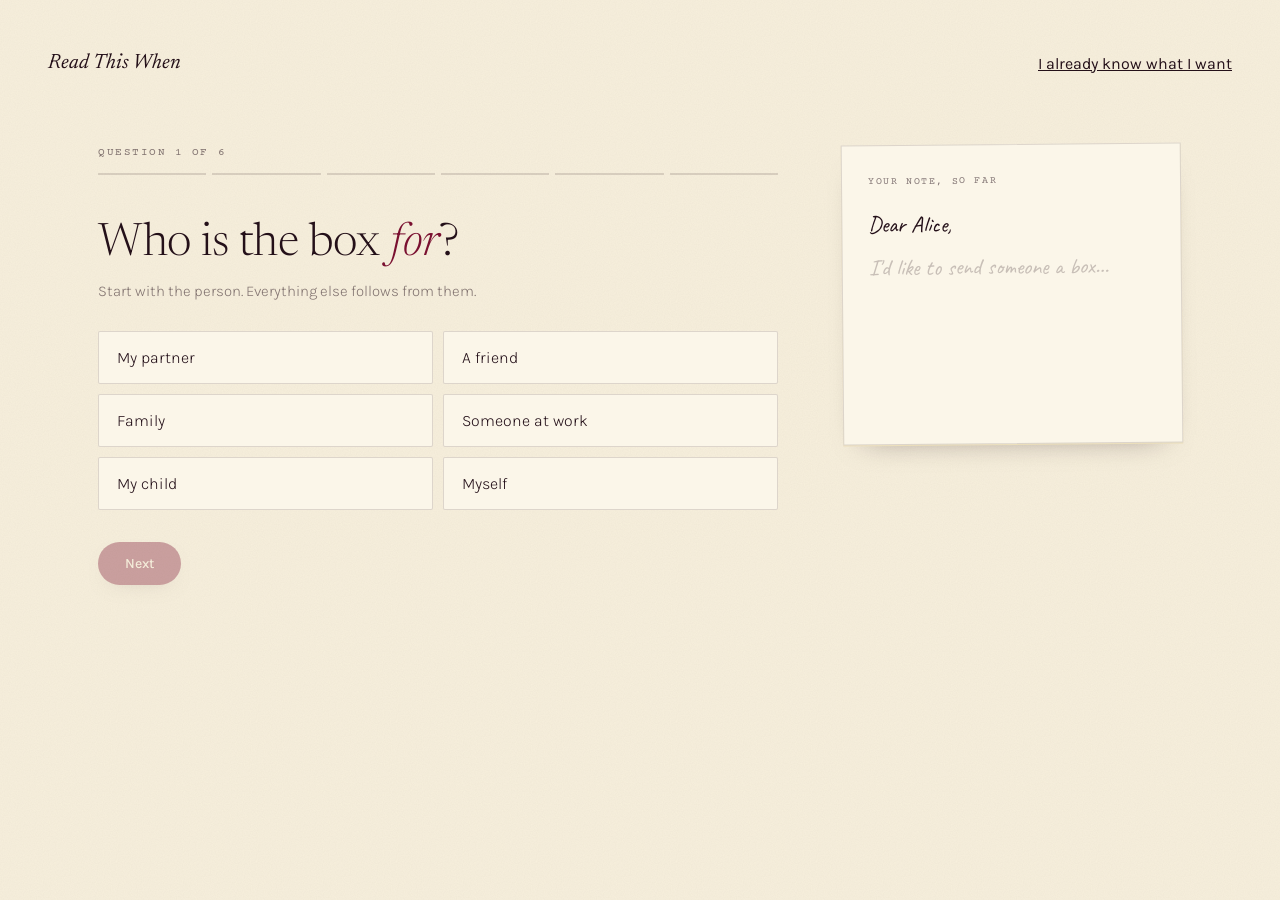
<file: start/index.html>
<!DOCTYPE html>
<html lang="en-GB">
<head>
<meta charset="UTF-8">
<meta name="viewport" content="width=device-width, initial-scale=1">
<title>Start a box: Read This When</title>
<meta name="description" content="Answer a few quick questions and I'll help you choose the right box, or tell me exactly what you already have in mind.">

<meta property="og:title" content="Start a box: Read This When">
<meta property="og:description" content="Answer a few quick questions and I'll help you choose the right box.">
<meta property="og:type" content="website">

<link rel="icon" href="data:image/svg+xml,%3Csvg xmlns='http://www.w3.org/2000/svg' viewBox='0 0 64 64'%3E%3Crect width='64' height='64' rx='10' fill='%2317120E'/%3E%3Ctext x='32' y='42' font-family='Georgia,serif' font-size='26' fill='%23F2E9DC' text-anchor='middle'%3ER%C2%B7T%3C/text%3E%3C/svg%3E">

<link rel="preconnect" href="https://fonts.googleapis.com">
<link rel="preconnect" href="https://fonts.gstatic.com" crossorigin>
<link href="https://fonts.googleapis.com/css2?family=Newsreader:ital,opsz,wght@0,6..72,300..700;1,6..72,300..700&family=Karla:ital,wght@0,300;0,400;0,500;0,600;0,700;1,400&family=Courier+Prime:ital,wght@0,400;0,700;1,400&family=Caveat:wght@400;500;600;700&display=swap" rel="stylesheet">

<link rel="stylesheet" href="/css/style.css">
</head>
<body>

<a class="skip-link" href="#builder-main">Skip to content</a>

<div class="builder-top">
  <a class="logo" href="/">
    <span class="logo__word">Read This When</span>
  </a>
  <a class="btn--text" href="/#start">I already know what I want</a>
</div>

<form class="builder" name="box-builder" method="POST" data-netlify="true" netlify-honeypot="bot-field">
  <input type="hidden" name="form-name" value="box-builder">
  <p class="hp-field" aria-hidden="true">
    <label>Leave this field blank: <input name="bot-field" tabindex="-1" autocomplete="off"></label>
  </p>

  <!-- Netlify Forms detects fields at build time by scanning the static
       HTML, so every field the JS will populate has to exist here from
       the start -- none of these are created dynamically. -->
  <input type="hidden" name="recipient" id="d-recipient">
  <input type="hidden" name="moment" id="d-moment">
  <input type="hidden" name="need" id="d-need">
  <input type="hidden" name="reader" id="d-reader">
  <input type="hidden" name="tier" id="d-tier">
  <input type="hidden" name="timing" id="d-timing">
  <input type="hidden" name="note-summary" id="d-summary">

  <div class="builder__main" id="builder-main">

    <div class="progress">
      <div class="progress__label" id="pLabel">Question 1 of 6</div>
      <div class="progress__track" id="pTrack"></div>
    </div>

    <!-- 1 -->
    <section class="step is-active" data-step="0">
      <h2 class="step__q">Who is the box <em>for</em>?</h2>
      <p class="step__hint">Start with the person. Everything else follows from them.</p>
      <div class="opts opts--two" data-key="recipient">
        <button type="button" class="opt" aria-pressed="false" data-v="my partner" data-note="a box for my partner">My partner</button>
        <button type="button" class="opt" aria-pressed="false" data-v="a friend" data-note="a box for a friend">A friend</button>
        <button type="button" class="opt" aria-pressed="false" data-v="family" data-note="a box for someone in my family">Family</button>
        <button type="button" class="opt" aria-pressed="false" data-v="someone at work" data-note="a box for someone I work with">Someone at work</button>
        <button type="button" class="opt" aria-pressed="false" data-v="my child" data-note="a box for my child">My child</button>
        <button type="button" class="opt" aria-pressed="false" data-v="myself" data-note="a box for myself">Myself</button>
      </div>
      <div class="nav"><button type="button" class="btn btn--go" data-next disabled>Next</button></div>
    </section>

    <!-- 2 -->
    <section class="step" data-step="1">
      <h2 class="step__q">What's the <em>moment</em>?</h2>
      <p class="step__hint">Not the date on the calendar. The thing they're actually in.</p>
      <div class="opts" data-key="moment">
        <button type="button" class="opt" aria-pressed="false" data-v="a new baby arrives" data-note="A new baby has arrived.">A new baby arrives</button>
        <button type="button" class="opt" aria-pressed="false" data-v="a big birthday lands" data-note="A big birthday is landing.">A big birthday lands</button>
        <button type="button" class="opt" aria-pressed="false" data-v="a chapter ends" data-note="A chapter is ending.">A chapter ends</button>
        <button type="button" class="opt" aria-pressed="false" data-v="a heart is breaking" data-note="A heart is breaking.">A heart is breaking</button>
        <button type="button" class="opt" aria-pressed="false" data-v="a fresh start begins" data-note="A fresh start is beginning.">A fresh start begins</button>
        <button type="button" class="opt" aria-pressed="false" data-v="someone needs to feel seen" data-note="They need to feel seen.">Someone needs to feel seen</button>
      </div>
      <div class="nav">
        <button type="button" class="btn btn--go" data-next disabled>Next</button>
        <button type="button" class="btn btn--ghost" data-back>Back</button>
      </div>
    </section>

    <!-- 3 -->
    <section class="step" data-step="2">
      <h2 class="step__q">What do they need <em>right now</em>?</h2>
      <p class="step__hint">If you're not sure, pick the one you'd want in their place.</p>
      <div class="opts opts--two" data-key="need">
        <button type="button" class="opt" aria-pressed="false" data-v="comfort" data-note="Mostly they need comfort.">Comfort</button>
        <button type="button" class="opt" aria-pressed="false" data-v="escape" data-note="Mostly they need somewhere else to be.">Somewhere else to be</button>
        <button type="button" class="opt" aria-pressed="false" data-v="to feel understood" data-note="Mostly they need to feel understood.">To feel understood</button>
        <button type="button" class="opt" aria-pressed="false" data-v="a laugh" data-note="Mostly they need a laugh.">A laugh</button>
        <button type="button" class="opt" aria-pressed="false" data-v="courage" data-note="Mostly they need some courage.">Courage</button>
        <button type="button" class="opt" aria-pressed="false" data-v="quiet" data-note="Mostly they need something quiet.">Something quiet</button>
      </div>
      <div class="nav">
        <button type="button" class="btn btn--go" data-next disabled>Next</button>
        <button type="button" class="btn btn--ghost" data-back>Back</button>
      </div>
    </section>

    <!-- 4 -->
    <section class="step" data-step="3">
      <h2 class="step__q">How do they <em>read</em>?</h2>
      <p class="step__hint">This changes what lands. "No idea" is a perfectly good answer.</p>
      <div class="opts" data-key="reader">
        <button type="button" class="opt" aria-pressed="false" data-v="devours everything" data-note="They read constantly.">They devour everything</button>
        <button type="button" class="opt" aria-pressed="false" data-v="reads slowly" data-note="They read slowly, a few pages at a time.">They read slowly, a few pages at a time</button>
        <button type="button" class="opt" aria-pressed="false" data-v="out of the habit" data-note="They've fallen out of the habit.">They've fallen out of the habit</button>
        <button type="button" class="opt" aria-pressed="false" data-v="true stories only" data-note="They only really read true stories.">Only true stories</button>
        <button type="button" class="opt" aria-pressed="false" data-v="no idea" data-note="I honestly don't know what they read.">I honestly don't know</button>
      </div>
      <div class="nav">
        <button type="button" class="btn btn--go" data-next disabled>Next</button>
        <button type="button" class="btn btn--ghost" data-back>Back</button>
      </div>
    </section>

    <!-- 5 -->
    <section class="step" data-step="4">
      <h2 class="step__q">How much should <em>I</em> do?</h2>
      <p class="step__hint">Every box is hand-picked. This is about how far I go.</p>
      <div class="opts" data-key="tier">
        <button type="button" class="opt" aria-pressed="false" data-v="Curated Collection" data-note="I'd like the Curated Collection.">
          <span class="opt__t">Curated Collection</span>
          <span class="opt__sub">Pick a moment, I'll choose from my own shelves. Handwritten note with each book.</span>
          <span class="opt__price">£89 / 3 books</span>
        </button>
        <button type="button" class="opt" aria-pressed="false" data-v="Chosen for Them" data-note="I'd like you to choose for them.">
          <span class="opt__t">Chosen for Them</span>
          <span class="opt__sub">Tell me about the person too, and I'll tailor every pick, with notes in your words.</span>
          <span class="opt__price">£130 / 3 books</span>
        </button>
        <button type="button" class="opt" aria-pressed="false" data-v="Entirely Bespoke" data-note="I'd like something entirely bespoke.">
          <span class="opt__t">Entirely Bespoke</span>
          <span class="opt__sub">A full brief and reading history. Hand-selected, never repeated.</span>
          <span class="opt__price">from £180</span>
        </button>
        <button type="button" class="opt" aria-pressed="false" data-v="not sure yet" data-note="I'm not sure which option yet.">
          <span class="opt__t">I'm not sure yet</span>
          <span class="opt__sub">Tell me what you're thinking and I'll suggest one.</span>
        </button>
      </div>
      <div class="nav">
        <button type="button" class="btn btn--go" data-next disabled>Next</button>
        <button type="button" class="btn btn--ghost" data-back>Back</button>
      </div>
    </section>

    <!-- 6 -->
    <section class="step" data-step="5">
      <h2 class="step__q">When should it <em>land</em>?</h2>
      <p class="step__hint">Boxes are labelled for the moment they're meant to be opened.</p>
      <div class="opts opts--two" data-key="timing">
        <button type="button" class="opt" aria-pressed="false" data-v="as soon as possible" data-note="It should land as soon as possible.">As soon as possible</button>
        <button type="button" class="opt" aria-pressed="false" data-v="within a fortnight" data-note="It should land within a fortnight.">Within a fortnight</button>
        <button type="button" class="opt" aria-pressed="false" data-v="a specific date" data-note="It needs to land on a particular date.">There's a date it must hit</button>
        <button type="button" class="opt" aria-pressed="false" data-v="no rush" data-note="There's no rush.">No rush at all</button>
      </div>
      <div class="nav">
        <button type="button" class="btn btn--go" data-next disabled>Next</button>
        <button type="button" class="btn btn--ghost" data-back>Back</button>
      </div>
    </section>

    <!-- details -->
    <section class="step" data-step="6">
      <h2 class="step__q">Where do I <em>send</em> it?</h2>
      <p class="step__hint">Last bit. Anything you add here goes straight to me with your note.</p>
      <div class="grid2">
        <div class="field">
          <label for="f-name">Your name</label>
          <input id="f-name" name="name" type="text" autocomplete="name" required>
        </div>
        <div class="field">
          <label for="f-email">Your email</label>
          <input id="f-email" name="email" type="email" autocomplete="email" required>
        </div>
      </div>
      <div class="field">
        <label for="f-more">Anything else I should know</label>
        <textarea id="f-more" name="message" placeholder="A date, a book they loved, something they'd hate. Whatever helps."></textarea>
      </div>
      <div class="nav">
        <button type="submit" class="btn btn--go">Send this to Alice</button>
        <button type="button" class="btn btn--ghost" data-back>Back</button>
      </div>
    </section>

    <div class="done" id="done">
      <div class="done__seal">RW</div>
      <h2>Sealed and sent.</h2>
      <p>I'll be in touch shortly. x</p>

      <div class="keepsake" id="keepsake" hidden></div>
      <button type="button" class="btn btn--outline keepsake__save" id="keepsakeSave" hidden>Save this as a keepsake</button>
    </div>

  </div>

  <aside class="note" aria-live="polite">
    <div class="note__paper">
      <div class="note__cap">Your note, so far</div>
      <div class="note__body" id="noteBody">
        <p>Dear Alice,</p>
        <p class="note__ph" id="notePh">I'd like to send someone a box&hellip;</p>
      </div>
      <div class="note__sign" id="noteSign" hidden>&mdash; with thanks</div>
    </div>
  </aside>

</form>

<script src="/js/box-builder.js"></script>
</body>
</html>
</file>
<file: css/style.css>
/* ---------------------------------------------------
   Read This When: bespoke book boxes
   Literary stationer aesthetic: wax seals, deckle edges,
   library date-stamps, bookplate flourishes.
   --------------------------------------------------- */

:root {
  --cream: #f7f0dc;
  --cream-deep: #ecdfbb;
  --cream-card: #fbf6e9;

  --ink: #241019;
  --ink-soft: #453640;
  --ink-faint: rgba(36, 16, 25, 0.55);

  --burgundy: #7a1030;
  --burgundy-dark: #58091f;
  --dark-surface: #430a1c;
  --dark-surface-2: #5c1229;

  --lilac: #c9cbdf;
  --lilac-deep: #8285b3;
  --lilac-soft: #e7e7f1;

  --line: rgba(36, 16, 25, 0.14);
  --line-on-dark: rgba(247, 240, 220, 0.2);

  --font-display: "Newsreader", Georgia, "Times New Roman", serif;
  --font-body: "Karla", system-ui, -apple-system, "Segoe UI", sans-serif;
  --font-mono: "Courier Prime", "Courier New", monospace;
  --font-hand: "Caveat", cursive;

  --wrap: 1440px;
  --gutter: clamp(20px, 5vw, 72px);

  --accent-lg: clamp(220px, 22vw, 380px);
  --accent-sm: clamp(140px, 14vw, 220px);

  --ease: cubic-bezier(0.22, 1, 0.36, 1);
  --underline: url("data:image/svg+xml,%3Csvg xmlns='http://www.w3.org/2000/svg' viewBox='0 0 100 8' preserveAspectRatio='none'%3E%3Cpath d='M0,4 Q10,0 20,4 T40,4 T60,4 T80,4 T100,4' fill='none' stroke='%237A1030' stroke-width='2.4' stroke-linecap='round'/%3E%3C/svg%3E");
  --underline-cream: url("data:image/svg+xml,%3Csvg xmlns='http://www.w3.org/2000/svg' viewBox='0 0 100 8' preserveAspectRatio='none'%3E%3Cpath d='M0,4 Q10,0 20,4 T40,4 T60,4 T80,4 T100,4' fill='none' stroke='%23C9CBDF' stroke-width='2.4' stroke-linecap='round'/%3E%3C/svg%3E");
}

* {
  box-sizing: border-box;
}

html {
  scrollbar-color: var(--burgundy) var(--cream);
  scrollbar-width: thin;
}

::-webkit-scrollbar {
  width: 12px;
}
::-webkit-scrollbar-track {
  background: var(--cream);
}
::-webkit-scrollbar-thumb {
  background: var(--burgundy);
  border-radius: 999px;
  border: 3px solid var(--cream);
}

body {
  margin: 0;
  background: var(--cream);
  color: var(--ink);
  font-family: var(--font-body);
  font-size: 16px;
  line-height: 1.55;
  -webkit-font-smoothing: antialiased;
  /* faint paper grain */
  background-image: url("data:image/svg+xml,%3Csvg xmlns='http://www.w3.org/2000/svg' width='140' height='140'%3E%3Cfilter id='n'%3E%3CfeTurbulence type='fractalNoise' baseFrequency='0.85' numOctaves='2' stitchTiles='stitch'/%3E%3CfeColorMatrix type='matrix' values='0 0 0 0 0.14  0 0 0 0 0.06  0 0 0 0 0.1  0 0 0 0.045 0'/%3E%3C/filter%3E%3Crect width='140' height='140' filter='url(%23n)'/%3E%3C/svg%3E");
}

img {
  max-width: 100%;
  display: block;
}

a {
  color: inherit;
}

.wrap {
  max-width: var(--wrap);
  margin-inline: auto;
  padding-inline: var(--gutter);
}

.sr-only {
  position: absolute;
  width: 1px;
  height: 1px;
  padding: 0;
  margin: -1px;
  overflow: hidden;
  clip: rect(0, 0, 0, 0);
  white-space: nowrap;
  border: 0;
}

.skip-link {
  position: absolute;
  left: 1rem;
  top: -3rem;
  background: var(--dark-surface);
  color: var(--cream);
  padding: 0.6em 1em;
  border-radius: 3px;
  font-size: 0.85rem;
  transition: top 0.2s var(--ease);
  z-index: 400;
}
.skip-link:focus {
  top: 1rem;
}

em {
  font-style: italic;
}

/* ---------------- Wax seal ---------------- */

.wax-seal {
  --size: 60px;
  width: var(--size);
  height: var(--size);
  border-radius: 46% 54% 55% 45% / 55% 45% 55% 45%;
  background: radial-gradient(
    circle at 32% 26%,
    #a01c44,
    var(--burgundy) 55%,
    var(--burgundy-dark) 100%
  );
  display: flex;
  align-items: center;
  justify-content: center;
  box-shadow: 0 4px 10px rgba(36, 16, 25, 0.4), inset 0 -4px 6px rgba(0, 0, 0, 0.28),
    inset 0 2px 4px rgba(255, 255, 255, 0.18);
  position: relative;
  flex-shrink: 0;
}
.wax-seal::before {
  content: "";
  position: absolute;
  inset: 6px;
  border-radius: inherit;
  border: 1px dashed rgba(247, 240, 220, 0.4);
}
.wax-seal span {
  font-family: var(--font-display);
  font-style: italic;
  font-size: calc(var(--size) * 0.32);
  color: var(--cream);
  transform: translateY(-1px);
}

/* ---------------- Flourish divider ---------------- */

.flourish {
  display: flex;
  align-items: center;
  justify-content: center;
  gap: 0.9em;
  color: var(--burgundy);
  opacity: 0.55;
  margin: 0 0 2.4rem;
}
.flourish::before,
.flourish::after {
  content: "";
  width: 46px;
  height: 1px;
  background: currentColor;
}
.flourish__mark {
  width: 6px;
  height: 6px;
  background: currentColor;
  transform: rotate(45deg);
  display: inline-block;
}
.flourish--dark {
  color: var(--lilac);
}
.hero > .flourish {
  margin-top: clamp(2.5rem, 5vw, 3.5rem);
}

/* ---------------- Buttons ---------------- */

.btn {
  position: relative;
  display: inline-flex;
  align-items: center;
  justify-content: center;
  gap: 0.5em;
  padding: 0.95em 1.7em;
  border-radius: 999px;
  font-family: var(--font-body);
  font-weight: 600;
  font-size: 0.95rem;
  text-decoration: none;
  border: 1.5px solid transparent;
  cursor: pointer;
  box-shadow: 0 8px 20px -13px rgba(36, 16, 25, 0.5);
  transition: transform 0.25s var(--ease), background-color 0.2s var(--ease),
    color 0.2s var(--ease), border-color 0.2s var(--ease), box-shadow 0.25s var(--ease);
}
.btn:hover {
  transform: translateY(-2px);
  box-shadow: 0 14px 26px -14px rgba(36, 16, 25, 0.55);
}
.btn:active {
  transform: scale(0.95) rotate(-1deg);
  box-shadow: 0 4px 10px -8px rgba(36, 16, 25, 0.45);
}
.btn.is-stamping::after {
  content: "";
  position: absolute;
  inset: -7px;
  border: 2px solid var(--burgundy);
  border-radius: inherit;
  animation: stampRing 0.5s ease-out forwards;
  pointer-events: none;
}
@keyframes stampRing {
  from {
    transform: scale(0.75);
    opacity: 0.85;
  }
  to {
    transform: scale(1.18);
    opacity: 0;
  }
}

.btn--seal {
  background: var(--burgundy);
  color: var(--cream);
  box-shadow: 0 10px 22px -12px rgba(88, 9, 31, 0.6), inset 0 1px 0 rgba(255, 255, 255, 0.15);
}
.btn--seal:hover {
  background: var(--burgundy-dark);
  box-shadow: 0 16px 30px -14px rgba(88, 9, 31, 0.65), inset 0 1px 0 rgba(255, 255, 255, 0.15);
}

.btn--dark {
  background: var(--dark-surface);
  color: var(--cream);
  box-shadow: 0 10px 22px -12px rgba(23, 13, 8, 0.6), inset 0 1px 0 rgba(255, 255, 255, 0.1);
}
.btn--dark:hover {
  background: var(--burgundy);
  box-shadow: 0 16px 30px -14px rgba(23, 13, 8, 0.65), inset 0 1px 0 rgba(255, 255, 255, 0.1);
}

.btn--outline {
  background: transparent;
  color: var(--ink);
  border-color: currentColor;
}
.btn--outline:hover {
  background: var(--ink);
  color: var(--cream);
}
.hero .btn--outline {
  color: var(--cream);
  border-color: rgba(247, 240, 220, 0.7);
  text-shadow: 0 1px 2px rgba(23, 13, 8, 0.6);
}
.hero .btn--outline:hover {
  background: var(--cream);
  color: var(--ink);
  text-shadow: none;
}

.btn--outline-block {
  width: 100%;
  background: transparent;
  color: var(--ink);
  border-color: var(--ink);
  border-radius: 999px;
  text-transform: uppercase;
  letter-spacing: 0.08em;
  font-family: var(--font-mono);
  font-size: 0.78rem;
}
.btn--outline-block:hover {
  background: var(--ink);
  color: var(--cream);
}

/* ---------------- Hand-drawn underline links ---------------- */

.ink-link {
  text-decoration: none;
  background-image: var(--underline);
  background-repeat: no-repeat;
  background-position: 0 100%;
  background-size: 0% 6px;
  transition: background-size 0.35s var(--ease), color 0.2s;
  padding-bottom: 0.15em;
}
.ink-link:hover,
.ink-link:focus-visible,
.ink-link.is-active {
  background-size: 100% 6px;
}
.ink-link--dark {
  background-image: var(--underline-cream);
}

/* ---------------- Kinetic type ---------------- */

.kinetic-word {
  display: inline-block;
}

/* ---------------- Type helpers ---------------- */

.eyebrow {
  text-transform: uppercase;
  letter-spacing: 0.14em;
  font-family: var(--font-mono);
  font-size: 0.74rem;
  font-weight: 700;
  color: var(--burgundy);
  margin: 0 0 1.4em;
}
.eyebrow--dark {
  color: var(--lilac);
}

.section-title {
  font-family: var(--font-display);
  font-weight: 400;
  font-size: clamp(2.2rem, 5vw, 3.6rem);
  line-height: 1.05;
  margin: 0 0 2.2rem;
}
.section-title em {
  color: var(--burgundy);
  font-style: normal;
}

/* ---------------- Scroll-progress thread ---------------- */

.scroll-thread {
  display: none;
  position: fixed;
  top: 110px;
  bottom: 28px;
  right: 22px;
  width: 1px;
  z-index: 90;
  border-left: 2px dashed rgba(122, 16, 48, 0.22);
  pointer-events: none;
}
.scroll-thread__fill {
  position: absolute;
  top: 0;
  left: -2px;
  height: 0;
  border-left: 2px dashed var(--burgundy);
}
@media (min-width: 1024px) {
  .scroll-thread {
    display: block;
  }
}

/* ---------------- Header ---------------- */

.site-header {
  position: fixed;
  top: 0;
  left: 0;
  right: 0;
  z-index: 100;
  background: transparent;
  border-bottom: 1px solid transparent;
  transition: background-color 0.35s ease, border-color 0.35s ease,
    backdrop-filter 0.35s ease;
}
.site-header--scrolled {
  background: var(--cream);
  border-bottom-color: var(--line);
}

/* Frosted glass, layered on top of the plain fills above as a fallback
   for browsers without backdrop-filter support. */
@supports (backdrop-filter: blur(1px)) or (-webkit-backdrop-filter: blur(1px)) {
  .site-header {
    background: rgba(36, 16, 25, 0.16);
    -webkit-backdrop-filter: blur(12px);
    backdrop-filter: blur(12px);
  }
  .site-header--scrolled {
    background: rgba(247, 240, 220, 0.72);
    -webkit-backdrop-filter: blur(16px);
    backdrop-filter: blur(16px);
  }
}
.site-header__inner {
  display: flex;
  align-items: center;
  gap: 1.6rem;
  padding-block: 0.85rem;
  position: relative;
}

.logo {
  display: inline-flex;
  align-items: center;
  gap: 0.75em;
  text-decoration: none;
  color: var(--cream);
  text-shadow: 0 1px 3px rgba(15, 8, 5, 0.9), 0 1px 2px rgba(15, 8, 5, 0.85),
    0 2px 14px rgba(15, 8, 5, 0.55);
  margin-right: auto;
  transition: color 0.35s ease, text-shadow 0.35s ease;
}
.site-header--scrolled .logo {
  color: var(--ink);
  text-shadow: none;
}
.logo__word {
  font-family: var(--font-display);
  font-style: italic;
  font-size: 1.5rem;
}

.nav-panel {
  display: flex;
  align-items: center;
  gap: 2rem;
  margin-left: auto;
}
.nav {
  display: flex;
  gap: 1.8rem;
}
.nav a {
  text-decoration: none;
  font-size: 0.82rem;
  font-weight: 600;
  text-transform: uppercase;
  letter-spacing: 0.07em;
  color: var(--cream);
  text-shadow: 0 1px 3px rgba(15, 8, 5, 0.9), 0 1px 2px rgba(15, 8, 5, 0.85),
    0 2px 12px rgba(15, 8, 5, 0.55);
  transition: color 0.2s, text-shadow 0.35s ease;
  padding-bottom: 0.2em;
}
.nav a:hover {
  color: var(--lilac);
}
.site-header--scrolled .nav a {
  color: var(--ink-soft);
  text-shadow: none;
}
.site-header--scrolled .nav a:hover {
  color: var(--burgundy);
}

.nav-cta {
  padding: 0.7em 1.4em;
  font-size: 0.85rem;
}

.nav-toggle {
  display: none;
  flex-direction: column;
  justify-content: center;
  gap: 5px;
  width: 40px;
  height: 40px;
  background: transparent;
  border: 1px solid rgba(247, 240, 220, 0.5);
  border-radius: 8px;
  cursor: pointer;
  transition: border-color 0.35s ease;
}
.site-header--scrolled .nav-toggle {
  border-color: var(--line);
}
.nav-toggle__bar {
  display: block;
  height: 2px;
  width: 18px;
  margin-inline: auto;
  background: var(--cream);
  transition: transform 0.25s var(--ease), opacity 0.2s, background-color 0.35s ease;
}
.site-header--scrolled .nav-toggle__bar {
  background: var(--ink);
}
.nav-toggle[aria-expanded="true"] .nav-toggle__bar:nth-child(2) {
  transform: translateY(7px) rotate(45deg);
}
.nav-toggle[aria-expanded="true"] .nav-toggle__bar:nth-child(3) {
  opacity: 0;
}
.nav-toggle[aria-expanded="true"] .nav-toggle__bar:nth-child(4) {
  transform: translateY(-7px) rotate(-45deg);
}

/* ---------------- Hero ---------------- */

.hero {
  position: relative;
  padding-bottom: clamp(3rem, 6vw, 4.5rem);
}

.hero__media {
  position: relative;
  width: 100%;
  height: 100vh;
  height: 100svh;
  min-height: 560px;
  overflow: hidden;
  background: var(--dark-surface);
}
.hero__media-img {
  position: absolute;
  inset: 0;
  width: 100%;
  height: 100%;
  object-fit: cover;
  object-position: 60% center;
  display: block;
}
.hero__media::after {
  content: "";
  position: absolute;
  inset: 0;
  z-index: 2;
  background: linear-gradient(
    100deg,
    rgba(15, 8, 5, 0.64) 0%,
    rgba(15, 8, 5, 0.52) 20%,
    rgba(15, 8, 5, 0.3) 40%,
    rgba(15, 8, 5, 0.1) 58%,
    transparent 72%
  );
  pointer-events: none;
}

.hero__inner {
  position: absolute;
  inset: 0;
  z-index: 3;
  display: flex;
  align-items: center;
}
.hero__copy {
  width: min(420px, 34vw);
}
.hero__title.hero__title--dark {
  color: var(--cream);
  text-shadow: 0 2px 4px rgba(15, 8, 5, 0.9), 0 1px 2px rgba(15, 8, 5, 0.9),
    0 4px 28px rgba(15, 8, 5, 0.65);
}
.hero__title.hero__title--dark em {
  color: #e8a06c;
  font-style: normal;
  text-shadow: 0 2px 4px rgba(15, 8, 5, 0.9), 0 1px 2px rgba(15, 8, 5, 0.9),
    0 4px 28px rgba(15, 8, 5, 0.65);
}

.hero__title {
  font-family: var(--font-display);
  font-weight: 400;
  font-size: clamp(1.9rem, 2.8vw, 2.6rem);
  line-height: 1.16;
  margin: 0 0 1.4rem;
}
.hero__title em {
  color: var(--burgundy);
  font-style: normal;
}

.hero__lede {
  font-family: var(--font-display);
  font-size: clamp(1.15rem, 1.7vw, 1.4rem);
  color: var(--cream);
  text-shadow: 0 1px 3px rgba(15, 8, 5, 0.9), 0 1px 2px rgba(15, 8, 5, 0.85),
    0 3px 20px rgba(15, 8, 5, 0.6);
  max-width: 62ch;
  margin: 0 0 2.6rem;
}

.hero__copy .eyebrow--dark {
  color: var(--cream);
  font-weight: 800;
  font-size: 0.86rem;
  letter-spacing: 0.18em;
  text-shadow: 0 1px 3px rgba(15, 8, 5, 0.9), 0 1px 2px rgba(15, 8, 5, 0.85),
    0 2px 14px rgba(15, 8, 5, 0.6);
  margin-bottom: 1.8em;
}

.hero__actions {
  display: flex;
  flex-wrap: wrap;
  gap: 1.2rem;
}
.hero__actions .btn {
  padding: 1.1em 2em;
  font-size: 1.02rem;
}

.note-teaser {
  display: none;
}
@media (min-width: 901px) {
  .note-teaser {
    display: block;
    margin-top: 2.2rem;
    max-width: 280px;
    background: var(--cream-card);
    border: 1px solid var(--line);
    padding: 1rem 1.15rem 1.2rem;
    box-shadow: 0 1px 0 var(--cream-deep), 0 14px 30px -22px rgba(15, 8, 5, 0.6);
    transform: rotate(-1deg);
  }
  .note-teaser__cap {
    font-family: var(--font-mono);
    font-size: 9px;
    letter-spacing: 0.14em;
    text-transform: uppercase;
    color: var(--ink-faint);
    margin: 0 0 0.6rem;
  }
  .note-teaser__body {
    font-family: var(--font-hand);
    font-size: 1.15rem;
    line-height: 1.4;
    color: var(--ink);
  }
  .note-teaser__body p {
    margin: 0;
  }
  .note-teaser__line {
    opacity: 0;
    transform: translateY(4px);
    transition: opacity 0.4s var(--ease), transform 0.4s var(--ease);
  }
  .note-teaser__line.is-visible {
    opacity: 1;
    transform: none;
  }
}

@media (max-width: 900px) {
  .hero__media {
    height: 92vh;
    height: 92svh;
  }
  .hero__inner {
    position: static;
    display: block;
  }
  .hero__copy {
    width: auto;
    margin-top: -1rem;
    margin-left: 0;
    padding: clamp(2.5rem, 12vw, 5rem) 0 0;
    background: none;
  }
  /* Copy stacks below the image onto the cream page background here,
     rather than overlaying it, so it needs dark ink text, not light. */
  .hero__title.hero__title--dark {
    color: var(--ink);
    text-shadow: none;
  }
  .hero__title.hero__title--dark em {
    color: var(--burgundy);
  }
  .hero__lede {
    color: var(--ink-soft);
    text-shadow: none;
  }
  .hero__copy .eyebrow--dark {
    color: var(--burgundy);
    text-shadow: none;
  }
  .hero .btn--outline {
    color: var(--ink);
    border-color: currentColor;
    text-shadow: none;
  }
  .hero .btn--outline:hover {
    background: var(--ink);
    color: var(--cream);
  }
}

.hero__strapline {
  margin-top: clamp(3rem, 7vw, 5rem);
  padding-top: 0.5rem;
  text-align: center;
  font-family: var(--font-display);
  font-style: italic;
  font-size: clamp(1.1rem, 2.2vw, 1.4rem);
  color: var(--ink-soft);
}

/* ---------------- Chapters (continuous flow, no hard cuts) ---------------- */

.chapter {
  padding-block: clamp(4rem, 9vw, 8rem);
}

.chapter__art {
  aspect-ratio: 4 / 5;
  position: relative;
  overflow: hidden;
  margin: 2rem 0;
}
.chapter__art--portrait {
  transform: rotate(-1deg);
  box-shadow: 0 18px 34px -22px rgba(36, 16, 25, 0.35);
}
.chapter__art--quote {
  aspect-ratio: auto;
  overflow: visible;
  background: var(--dark-surface);
  color: var(--cream);
  display: flex;
  align-items: center;
  padding: clamp(2rem, 5vw, 3rem);
  border: none;
  cursor: default;
}
.chapter__art--quote::before {
  content: "\201C";
  position: absolute;
  top: 0.4rem;
  left: 1rem;
  font-family: var(--font-display);
  font-size: 6rem;
  line-height: 1;
  color: var(--burgundy);
  opacity: 0.55;
}
.chapter__art--quote p {
  position: relative;
  font-family: var(--font-display);
  font-style: italic;
  font-size: clamp(1.3rem, 2.6vw, 1.7rem);
  line-height: 1.42;
  margin: 0;
}

/* ---------------- Every box begins with a moment ---------------- */

.band__inner {
  display: grid;
  grid-template-columns: 0.85fr 1.15fr;
  gap: clamp(2rem, 6vw, 4.5rem);
  align-items: start;
}

.moments-sprig {
  display: none;
  pointer-events: none;
}

@media (min-width: 1024px) {
  .band__inner {
    position: relative;
    padding-left: calc(var(--accent-sm) + 30px);
  }
  .moments-sprig {
    display: block;
    position: absolute;
    top: 0.2rem;
    left: 0;
    width: var(--accent-sm);
    height: auto;
  }
}

.band__title {
  font-family: var(--font-display);
  font-weight: 400;
  font-size: clamp(2.2rem, 4.6vw, 3.4rem);
  line-height: 1.05;
  margin: 0 0 1rem;
}
.band__title em {
  color: var(--burgundy);
  font-style: normal;
}

.band__closer {
  font-family: var(--font-display);
  font-size: 1.25rem;
  color: var(--ink-soft);
  margin: 1.5rem 0 0;
}

/* Table of contents */

.toc {
  list-style: none;
  margin: 0;
  padding: 0;
  counter-reset: toc;
}
.toc__link {
  display: flex;
  align-items: center;
  gap: 0.7em;
  padding: 1.15em 0;
  border-bottom: 1px dashed var(--line);
  text-decoration: none;
  color: inherit;
  transition: padding-left 0.3s var(--ease), color 0.2s;
}
.toc__link:hover,
.toc__link:focus-visible {
  padding-left: 0.6em;
  color: var(--burgundy);
}
.toc__link:hover .toc__leader,
.toc__link:focus-visible .toc__leader {
  border-bottom-color: rgba(122, 16, 48, 0.4);
}
.toc__link:hover .toc__tag,
.toc__link:focus-visible .toc__tag {
  color: var(--burgundy);
  opacity: 1;
}
.toc__num {
  font-family: var(--font-mono);
  font-size: 0.82rem;
  color: var(--burgundy);
  flex-shrink: 0;
}
.toc__title {
  font-family: var(--font-display);
  font-size: clamp(1.2rem, 2.4vw, 1.5rem);
  white-space: nowrap;
  flex-shrink: 0;
}
.toc__leader {
  flex: 1;
  min-width: 24px;
  border-bottom: 1px dotted rgba(36, 16, 25, 0.25);
  transition: border-bottom-color 0.3s var(--ease);
}
.toc__tag {
  font-family: var(--font-mono);
  font-size: 0.75rem;
  text-transform: uppercase;
  letter-spacing: 0.09em;
  color: rgba(36, 16, 25, 0.7);
  transition: color 0.2s, opacity 0.2s;
  flex-shrink: 0;
  white-space: nowrap;
}

/* ---------------- Alice ---------------- */

.alice__inner {
  display: grid;
  grid-template-columns: 0.8fr 1.2fr;
  gap: clamp(2rem, 6vw, 5rem);
  align-items: center;
}

.alice__title {
  font-family: var(--font-display);
  font-weight: 400;
  font-size: clamp(2.2rem, 5vw, 3.4rem);
  margin: 0 0 1.3rem;
}

.alice__lede {
  font-family: var(--font-display);
  color: var(--ink-soft);
  font-size: 1.1rem;
  max-width: 60ch;
  margin: 0 0 2rem;
}

.alice-vignette {
  display: none;
  pointer-events: none;
}

@media (min-width: 1024px) {
  .alice__inner {
    position: relative;
    padding-right: calc(var(--accent-lg) + 40px);
  }
  .alice-vignette {
    display: block;
    position: absolute;
    top: 3rem;
    right: 0;
    width: var(--accent-lg);
    height: auto;
  }
}

/* ---------------- How it works: postal route ---------------- */

.how__inner {
  display: grid;
  grid-template-columns: 0.7fr 1.3fr;
  gap: clamp(2rem, 6vw, 4rem);
  align-items: start;
}

@media (min-width: 981px) {
  .sticky-col {
    position: sticky;
    top: 110px;
  }
  /* The journey row now sits full-width below this column, extending
     the section well past how tall the sticky intro's own content is.
     Staying stuck for that whole extra scroll range meant it could
     end up visually overlapping the journey images as they scrolled
     past underneath it, and since they come later in the DOM they
     painted on top -- the heading appeared to vanish under them. */
  .how__inner .sticky-col {
    position: static;
  }
}

.process-prose {
  max-width: 52ch;
  font-family: var(--font-display);
  font-size: clamp(1.15rem, 2.2vw, 1.4rem);
  line-height: 1.55;
  color: var(--ink);
}
.process-prose p {
  margin: 0 0 1.2em;
}
.process-prose p:last-child {
  margin-bottom: 0;
}

/* ---------------- Pricing: one explained flow, not tiered cards ---------------- */

.pricing-block {
  margin-top: clamp(3.5rem, 7vw, 5.5rem);
  padding-top: clamp(3.5rem, 7vw, 5.5rem);
  border-top: 1px solid var(--line);
}
.subhead {
  font-family: var(--font-display);
  font-size: clamp(1.3rem, 2.6vw, 1.6rem);
  color: var(--ink-soft);
  max-width: 42ch;
  margin: 0 0 2.5rem;
}
.subhead em {
  color: var(--burgundy);
  font-style: normal;
}

.price-list {
  list-style: none;
  margin: 0;
  padding: 0.5rem 0 0;
  max-width: 640px;
}
.price-list__item {
  padding: 1.8rem 0 1.8rem 1rem;
  margin-left: -1rem;
  border-top: 1px solid var(--line);
  box-shadow: -2px 0 0 transparent;
  transition: box-shadow 0.3s var(--ease), background-color 0.3s var(--ease);
}
.price-list__item:first-child {
  border-top: none;
  padding-top: 0;
}
.price-list__item:hover {
  box-shadow: -2px 0 0 var(--burgundy);
  background-color: rgba(122, 16, 48, 0.035);
}
.price-list__head {
  display: flex;
  justify-content: space-between;
  align-items: baseline;
  gap: 1rem;
  margin-bottom: 0.7rem;
}
.price-list__head h3 {
  font-family: var(--font-display);
  font-style: italic;
  font-size: 1.35rem;
  margin: 0;
}
.price-list__price {
  font-family: var(--font-mono);
  font-size: 0.92rem;
  font-weight: 700;
  margin: 0;
  white-space: nowrap;
}
.price-list__price span {
  font-weight: 400;
  color: var(--ink-faint);
}
.price-list__desc {
  font-family: var(--font-display);
  color: var(--ink-soft);
  font-size: 0.98rem;
  margin: 0 0 1rem;
}

/* ---------------- Decorative accent images (wide-screen only) ---------------- */

.pricing-parcels,
.how-it-works-seal,
.business-plant,
.journey {
  display: none;
  pointer-events: none;
}

@media (min-width: 1024px) {
  .pricing-block {
    position: relative;
    padding-right: calc(var(--accent-lg) + 40px);
    padding-left: calc(var(--accent-sm) + 40px);
  }
  .pricing-parcels {
    display: block;
    position: absolute;
    top: 0;
    right: 0;
    width: var(--accent-lg);
    height: auto;
  }

  .how__inner {
    position: relative;
    padding-left: calc(var(--accent-sm) + 40px);
  }
  /* Full-width row below the intro/prose columns, not a side-margin
     accent -- the journey reads left to right across the page, so it
     needs real width, not a 280px sliver. Normal flow (not absolute),
     so it contributes its own height and nothing needs a manual
     min-height to avoid overlapping the section below. */
  .journey {
    grid-column: 1 / -1;
    display: flex;
    align-items: center;
    gap: clamp(1.5rem, 4vw, 3rem);
    margin-top: clamp(2.5rem, 5vw, 4rem);
  }
  .journey__frame {
    position: relative;
    flex: 1;
    min-width: 0;
    aspect-ratio: 4 / 3;
    box-shadow: 0 14px 30px -22px rgba(36, 16, 25, 0.5);
  }
  .journey__frame img {
    display: block;
    width: 100%;
    height: 100%;
    object-fit: cover;
    border-radius: 2px;
  }
  /* A dashed thread joins each frame to the next, left to right,
     with a small arrowhead pointing at the next step. */
  .journey__frame:not(:last-child)::after {
    content: "";
    position: absolute;
    top: 50%;
    left: 100%;
    width: clamp(1.5rem, 4vw, 3rem);
    height: 0;
    border-top: 2px dashed rgba(122, 16, 48, 0.5);
    transform: translateY(-50%);
  }
  .journey__frame:not(:first-child)::before {
    content: "";
    position: absolute;
    top: 50%;
    left: -0.7rem;
    width: 0;
    height: 0;
    border-top: 5px solid transparent;
    border-bottom: 5px solid transparent;
    border-left: 7px solid rgba(122, 16, 48, 0.7);
    transform: translateY(-50%);
  }
  .how-it-works-seal {
    display: block;
    position: absolute;
    top: 0.25rem;
    left: 0;
    width: var(--accent-sm);
    height: auto;
    pointer-events: auto;
    transition: transform 0.4s var(--ease);
  }
  .how-it-works-seal:hover {
    transform: rotate(-5deg) scale(1.06);
  }

  .business-plant {
    display: block;
    position: absolute;
    bottom: 0;
    left: 0;
    width: var(--accent-sm);
    height: auto;
  }
}

/* ---------------- For business (aside note) ---------------- */

.aside-note {
  margin-top: clamp(3rem, 7vw, 5rem);
  padding-top: 1.8rem;
  border-top: 1px solid var(--line);
  display: grid;
  grid-template-columns: 0.35fr 0.65fr;
  gap: clamp(1.5rem, 4vw, 3rem);
  align-items: start;
}
.aside-note__label {
  font-family: var(--font-mono);
  text-transform: uppercase;
  letter-spacing: 0.12em;
  font-size: 0.74rem;
  font-weight: 700;
  color: var(--burgundy);
  margin: 0;
}
.aside-note__text {
  font-family: var(--font-display);
  color: var(--ink-soft);
  font-size: 1.02rem;
  margin: 0 0 0.9rem;
}

/* ---------------- Closer / contact ---------------- */

.chapter--closing {
  padding-top: 0;
  text-align: center;
}

.closer-pen {
  display: none;
  pointer-events: none;
}

@media (min-width: 1024px) {
  .closer__inner {
    position: relative;
    padding-right: calc(clamp(260px, 20vw, 380px) + 40px);
  }
  .closer-pen {
    display: block;
    position: absolute;
    top: 2rem;
    right: 0;
    width: clamp(260px, 20vw, 380px);
    height: auto;
  }
}
.closer__title {
  font-family: var(--font-display);
  font-weight: 400;
  font-size: clamp(2.6rem, 7vw, 4.8rem);
  line-height: 1.05;
  margin: 0 0 0.6rem;
  text-wrap: balance;
}
.closer__title em {
  color: var(--burgundy);
  font-style: normal;
}
.closer__lede {
  font-family: var(--font-display);
  font-size: 1.2rem;
  color: var(--ink-soft);
  margin: 0 0 1.2rem;
}
.closer__guide-link {
  font-size: 0.92rem;
  color: var(--ink-faint);
  margin: 0 0 3rem;
}

.enquiry {
  max-width: 620px;
  margin-inline: auto;
  text-align: left;
  background: var(--cream-card);
  border: 1px solid var(--line);
  padding: clamp(1.6rem, 4vw, 2.6rem);
  position: relative;
}
.hp-field {
  position: absolute;
  left: -9999px;
}
.enquiry__row {
  display: grid;
  grid-template-columns: 1fr 1fr;
  gap: 1.2rem;
}
.field {
  margin-bottom: 1.2rem;
}
.field label {
  display: block;
  font-family: var(--font-mono);
  font-size: 0.78rem;
  font-weight: 700;
  text-transform: uppercase;
  letter-spacing: 0.05em;
  margin-bottom: 0.6em;
  color: var(--ink-soft);
}
.field input,
.field select,
.field textarea {
  width: 100%;
  font-family: var(--font-body);
  font-size: 0.98rem;
  padding: 0.75em 0.9em;
  border: 1px solid var(--line);
  border-radius: 2px;
  background: var(--cream);
  color: var(--ink);
}
.field input:focus,
.field select:focus,
.field textarea:focus {
  outline: 2px solid var(--burgundy);
  outline-offset: 1px;
}
.field textarea {
  resize: vertical;
}

.enquiry .btn {
  width: 100%;
}
.enquiry__note {
  text-align: center;
  font-size: 0.85rem;
  color: var(--ink-faint);
  margin: 1rem 0 0;
}
.enquiry__note .ink-link {
  color: var(--burgundy);
}
.enquiry__success {
  display: flex;
  flex-direction: column;
  align-items: center;
  gap: 1.2rem;
  text-align: center;
  padding: 1.5rem 0;
}
.enquiry__success p {
  font-family: var(--font-display);
  font-size: 1.3rem;
  margin: 0;
}
.wax-seal--drop {
  --size: 76px;
  animation: dropSeal 0.7s var(--ease) both;
}
@keyframes dropSeal {
  0% {
    transform: translateY(-60px) scale(1.5) rotate(-20deg);
    opacity: 0;
  }
  60% {
    transform: translateY(4px) scale(0.94) rotate(-4deg);
    opacity: 1;
  }
  100% {
    transform: translateY(0) scale(1) rotate(-6deg);
  }
}

/* ---------------- Footer ---------------- */

.site-footer {
  /* Overridden by JS with the visitor's local time of day; left neutral
     here so the footer looks exactly as before if JS never runs. */
  --footer-tint: 20, 8, 13;
  --footer-tint-alpha: 0;
  --footer-glow-alpha: 0;
  background:
    radial-gradient(220px 170px at 42% 76%, rgba(247, 179, 96, var(--footer-glow-alpha)), transparent 70%),
    linear-gradient(rgba(var(--footer-tint), var(--footer-tint-alpha)), rgba(var(--footer-tint), var(--footer-tint-alpha))),
    linear-gradient(
      to right,
      rgba(20, 8, 13, 0.5) 0%,
      rgba(20, 8, 13, 0.5) 6%,
      transparent 30%,
      transparent 38%,
      rgba(20, 8, 13, 0.4) 47%,
      rgba(20, 8, 13, 0.4) 54%,
      transparent 64%,
      transparent 68%,
      rgba(20, 8, 13, 0.3) 76%,
      rgba(20, 8, 13, 0.3) 90%,
      transparent 98%
    ),
    url("../images/footer.png") center / cover no-repeat;
  background-color: var(--dark-surface);
  color: var(--cream);
  aspect-ratio: 1904 / 640;
  display: flex;
  align-items: center;
  padding-block: 1.75rem;
}
.site-footer > .wrap {
  width: 100%;
}
@media (max-width: 640px) {
  .site-footer {
    /* Below this width the footer text stacks into a single left-aligned
       column instead of spreading left/centre/right, so the two-zone
       desktop scrim (tuned for that horizontal spread) no longer lines
       up with where the text actually sits. */
    background:
      radial-gradient(180px 140px at 42% 76%, rgba(247, 179, 96, var(--footer-glow-alpha)), transparent 70%),
      linear-gradient(rgba(var(--footer-tint), var(--footer-tint-alpha)), rgba(var(--footer-tint), var(--footer-tint-alpha))),
      linear-gradient(to right, rgba(20, 8, 13, 0.55) 0%, rgba(20, 8, 13, 0.55) 55%, transparent 82%),
      url("../images/footer.png") center / cover no-repeat;
    background-color: var(--dark-surface);
  }
}
.site-footer__top {
  display: flex;
  flex-wrap: wrap;
  justify-content: space-between;
  align-items: flex-start;
  gap: 1.5rem 3rem;
  padding-bottom: 1.6rem;
  margin-bottom: 1.6rem;
  border-bottom: 1px solid var(--line-on-dark);
}
.site-footer .site-footer__word {
  font-family: var(--font-display);
  font-style: italic;
  font-size: 1.2rem;
  opacity: 1;
  margin: 0 0 0.4rem;
}
.site-footer__desc {
  font-size: 0.85rem;
  max-width: 34ch;
}
.site-footer__nav {
  display: flex;
  flex-wrap: wrap;
  gap: 0.5rem 1.6rem;
  font-size: 0.82rem;
}
.site-footer__inner {
  display: flex;
  flex-wrap: wrap;
  gap: 1rem 2rem;
  align-items: center;
  justify-content: space-between;
  font-size: 0.85rem;
}
.site-footer p {
  font-family: var(--font-display);
  margin: 0;
  opacity: 0.75;
}
.site-footer a {
  color: var(--lilac);
}

/* ---------------- Scroll reveal ----------------
   [data-reveal] elements are fully visible by default.
   GSAP takes over their initial hidden state itself (inline
   styles) only once it has successfully initialised, so a JS
   failure or reduced-motion never strands hidden content. */

@media (prefers-reduced-motion: reduce) {
  html {
    scroll-behavior: auto;
  }
  .btn,
  .wax-seal--drop,
  .how-it-works-seal {
    transition: none !important;
    animation: none !important;
  }
}

/* ---------------- Responsive ---------------- */

@media (max-width: 980px) {
  .alice__inner,
  .band__inner,
  .how__inner {
    grid-template-columns: 1fr;
  }
  .chapter__art--portrait {
    max-width: 320px;
  }
  .toc__title {
    white-space: normal;
  }
  .process-prose {
    max-width: none;
  }
}

@media (max-width: 760px) {
  .nav-panel {
    display: none;
  }
  .nav-toggle {
    display: flex;
  }

  .site-header.is-open {
    background: var(--cream);
    border-bottom-color: var(--line);
  }
  .site-header.is-open .nav-toggle {
    border-color: var(--line);
  }
  .site-header.is-open .nav-panel {
    display: flex;
    flex-direction: column;
    align-items: stretch;
    position: absolute;
    top: 100%;
    left: 0;
    right: 0;
    background: var(--cream);
    border-bottom: 1px solid var(--line);
    padding: 1.5rem var(--gutter) 2rem;
    gap: 1.2rem;
  }
  .site-header.is-open .nav {
    flex-direction: column;
    gap: 1.2rem;
  }
  .site-header.is-open .nav a {
    color: var(--ink-soft);
    text-shadow: none;
  }
  .site-header.is-open .nav a:hover {
    color: var(--burgundy);
  }
  .site-header.is-open .nav-toggle__bar {
    background: var(--ink);
  }
  .site-header.is-open .logo {
    color: var(--ink);
    text-shadow: none;
  }
  .site-header.is-open .nav-cta {
    justify-content: center;
  }

  .enquiry__row {
    grid-template-columns: 1fr;
  }
  .toc__link {
    flex-wrap: wrap;
  }
  .toc__leader {
    display: none;
  }
  .toc__tag {
    width: 100%;
    order: 3;
  }
  .price-list__head {
    flex-wrap: wrap;
  }
}

/* ---------------- Box builder (/start) ----------------
   Scoped under .builder wherever the class name would otherwise
   collide with an existing site rule (.field, .btn, .nav) so this
   page and the homepage can safely share this stylesheet. */

.builder-top {
  display: flex;
  align-items: center;
  justify-content: space-between;
  gap: 1rem;
  max-width: 1440px;
  margin-inline: auto;
  padding: clamp(20px, 5vw, 48px) clamp(20px, 5vw, 48px) 0;
}
.builder-top .logo {
  color: var(--ink);
  text-shadow: none;
}
.builder-top .logo__word {
  font-size: 1.3rem;
}

.builder {
  font-weight: 300;
  max-width: 1180px;
  margin: 0 auto;
  padding: clamp(24px, 5vw, 72px) clamp(20px, 5vw, 48px) 96px;
  display: grid;
  grid-template-columns: 1fr;
  gap: clamp(32px, 5vw, 64px);
}
@media (min-width: 920px) {
  .builder {
    grid-template-columns: 1fr 340px;
    align-items: start;
  }
}

/* progress: stitched thread */
.builder .progress {
  margin-bottom: clamp(28px, 4vw, 44px);
}
.builder .progress__label {
  font-family: var(--font-mono);
  font-size: 11px;
  letter-spacing: 0.14em;
  text-transform: uppercase;
  color: var(--ink-faint);
  margin-bottom: 12px;
}
.builder .progress__track {
  display: flex;
  gap: 6px;
  align-items: center;
}
.builder .progress__seg {
  height: 2px;
  flex: 1;
  background: var(--line);
  transition: background 0.5s var(--ease);
}
.builder .progress__seg.is-done {
  background: var(--burgundy);
}

/* steps */
.builder .step {
  display: none;
}
.builder .step.is-active {
  display: block;
  animation: builderRise 0.5s var(--ease) both;
}
@keyframes builderRise {
  from {
    opacity: 0;
    transform: translateY(10px);
  }
  to {
    opacity: 1;
    transform: none;
  }
}

.builder .step__q {
  font-family: var(--font-display);
  font-weight: 300;
  font-size: clamp(30px, 4.4vw, 46px);
  line-height: 1.12;
  letter-spacing: -0.01em;
  margin: 0 0 8px;
}
.builder .step__q em {
  font-style: italic;
  color: var(--burgundy);
}
.builder .step__hint {
  font-size: 15px;
  color: var(--ink-faint);
  margin: 0 0 28px;
  max-width: 46ch;
  line-height: 1.6;
}

/* options */
.builder .opts {
  display: grid;
  gap: 10px;
  grid-template-columns: 1fr;
  margin-bottom: 32px;
}
@media (min-width: 600px) {
  .builder .opts--two {
    grid-template-columns: 1fr 1fr;
  }
}

.builder .opt {
  position: relative;
  text-align: left;
  cursor: pointer;
  background: var(--cream-card);
  border: 1px solid var(--line);
  border-radius: 2px;
  padding: 16px 46px 16px 18px;
  font-family: var(--font-body);
  font-size: 16px;
  font-weight: 300;
  color: var(--ink);
  transition: border-color 0.25s var(--ease), background 0.25s var(--ease), transform 0.25s var(--ease);
}
.builder .opt:hover {
  border-color: rgba(122, 16, 48, 0.4);
  transform: translateX(3px);
}
.builder .opt__t {
  display: block;
}
.builder .opt__sub {
  display: block;
  font-size: 13px;
  color: var(--ink-faint);
  margin-top: 4px;
  line-height: 1.5;
}
.builder .opt__price {
  font-family: var(--font-mono);
  font-size: 12px;
  letter-spacing: 0.06em;
  color: var(--burgundy);
  margin-top: 6px;
  display: block;
}
.builder .opt[aria-pressed="true"] {
  border-color: var(--burgundy);
  background: #fff;
  box-shadow: inset 3px 0 0 var(--burgundy);
}
.builder .opt::after {
  content: "";
  position: absolute;
  right: 16px;
  top: 50%;
  transform: translateY(-50%) scale(0.3);
  width: 11px;
  height: 11px;
  border-radius: 50%;
  background: var(--burgundy);
  opacity: 0;
  transition: opacity 0.3s var(--ease), transform 0.3s var(--ease);
}
.builder .opt[aria-pressed="true"]::after {
  opacity: 1;
  transform: translateY(-50%) scale(1);
}
.builder .opt:focus-visible {
  outline: 2px solid var(--burgundy);
  outline-offset: 3px;
}

/* fields (scoped: the homepage already has its own .field) */
.builder .field {
  margin-bottom: 20px;
}
.builder .field label {
  display: block;
  font-family: var(--font-mono);
  font-size: 11px;
  letter-spacing: 0.14em;
  text-transform: uppercase;
  color: var(--ink-faint);
  margin-bottom: 7px;
}
.builder .field input,
.builder .field textarea {
  width: 100%;
  background: var(--cream);
  border: 1px solid var(--line);
  border-radius: 2px;
  padding: 12px 13px;
  font-family: var(--font-body);
  font-size: 16px;
  font-weight: 300;
  color: var(--ink);
  transition: border-color 0.25s var(--ease);
}
.builder .field input:focus,
.builder .field textarea:focus {
  outline: none;
  border-color: var(--burgundy);
}
.builder .field textarea {
  min-height: 104px;
  resize: vertical;
}
.builder .grid2 {
  display: grid;
  gap: 16px;
  grid-template-columns: 1fr;
}
@media (min-width: 600px) {
  .builder .grid2 {
    grid-template-columns: 1fr 1fr;
  }
}

/* step nav (scoped: the homepage already has its own .nav) */
.builder .nav {
  display: flex;
  align-items: center;
  gap: 18px;
  margin-top: 8px;
  flex-wrap: wrap;
}
.builder .btn {
  font-family: var(--font-body);
  font-weight: 500;
  font-size: 14px;
  cursor: pointer;
  border-radius: 999px;
  padding: 12px 26px;
  border: 1px solid transparent;
  transition: transform 0.2s var(--ease), background 0.2s var(--ease), color 0.2s var(--ease);
}
.builder .btn:focus-visible {
  outline: 2px solid var(--burgundy);
  outline-offset: 3px;
}
.builder .btn--go {
  background: var(--burgundy);
  color: var(--cream);
}
.builder .btn--go:hover {
  background: var(--burgundy-dark);
  transform: translateY(-1px);
}
.builder .btn--go[disabled] {
  opacity: 0.35;
  cursor: not-allowed;
  transform: none;
}
.builder .btn--ghost {
  background: none;
  color: var(--ink-faint);
  border-color: var(--line);
}
.builder .btn--ghost:hover {
  color: var(--ink);
  border-color: var(--ink-faint);
}
.builder .btn--text {
  background: none;
  border: none;
  color: var(--ink-faint);
  text-decoration: underline;
  text-underline-offset: 3px;
  padding: 12px 0;
  font-size: 13px;
}
.builder .btn--text:hover {
  color: var(--burgundy);
}

/* the note */
.builder .note {
  position: sticky;
  top: 32px;
}
.builder .note__paper {
  background: var(--cream-card);
  border: 1px solid var(--line);
  padding: 28px 26px 32px;
  box-shadow: 0 1px 0 var(--cream-deep), 0 14px 30px -22px rgba(36, 16, 25, 0.5);
  transform: rotate(-0.5deg);
  min-height: 300px;
}
.builder .note__cap {
  font-family: var(--font-mono);
  font-size: 10px;
  letter-spacing: 0.16em;
  text-transform: uppercase;
  color: var(--ink-faint);
  margin-bottom: 18px;
}
.builder .note__body {
  font-family: var(--font-hand);
  font-size: 23px;
  line-height: 1.5;
  color: var(--ink);
}
.builder .note__body p {
  margin: 0 0 9px;
}
.builder .note__ph {
  color: rgba(36, 16, 25, 0.24);
}
.builder .note__line {
  animation: builderInk 0.55s var(--ease) both;
}
@keyframes builderInk {
  from {
    opacity: 0;
    transform: translateY(5px);
  }
  to {
    opacity: 1;
    transform: none;
  }
}
.builder .note__sign {
  margin-top: 22px;
  font-family: var(--font-hand);
  font-size: 20px;
  color: var(--ink-faint);
}

/* done */
.builder .done {
  display: none;
  text-align: center;
  padding: 40px 0;
}
.builder .done.is-active {
  display: block;
  animation: builderRise 0.6s var(--ease) both;
}
.builder .done__seal {
  width: 64px;
  height: 64px;
  border-radius: 50%;
  background: var(--burgundy);
  color: var(--cream);
  display: grid;
  place-items: center;
  margin: 0 auto 22px;
  font-family: var(--font-display);
  font-style: italic;
  font-size: 22px;
  box-shadow: 0 6px 18px -8px rgba(88, 9, 31, 0.9);
}
.builder .done h2 {
  font-family: var(--font-display);
  font-weight: 300;
  font-size: clamp(26px, 3.4vw, 36px);
  margin: 0 0 10px;
}
.builder .done p {
  color: var(--ink-faint);
  margin: 0;
}
.builder .keepsake {
  display: flex;
  justify-content: center;
  margin: 1.8rem 0 0;
}
.builder .keepsake svg {
  filter: drop-shadow(0 10px 22px rgba(36, 16, 25, 0.35));
}
.builder .keepsake__save {
  margin-top: 1.3rem;
}

/* mobile: keep the note visible near the top instead of buried below
   every question, since it's the live preview of what's being sent */
@media (max-width: 919px) {
  .builder .note {
    position: static;
    order: -1;
    margin-bottom: 2rem;
  }
}

@media (prefers-reduced-motion: reduce) {
  .builder * {
    animation-duration: 0.01ms !important;
    transition-duration: 0.01ms !important;
  }
  .builder .opt:hover {
    transform: none;
  }
  .builder .note__paper {
    transform: none;
  }
}
</file>
